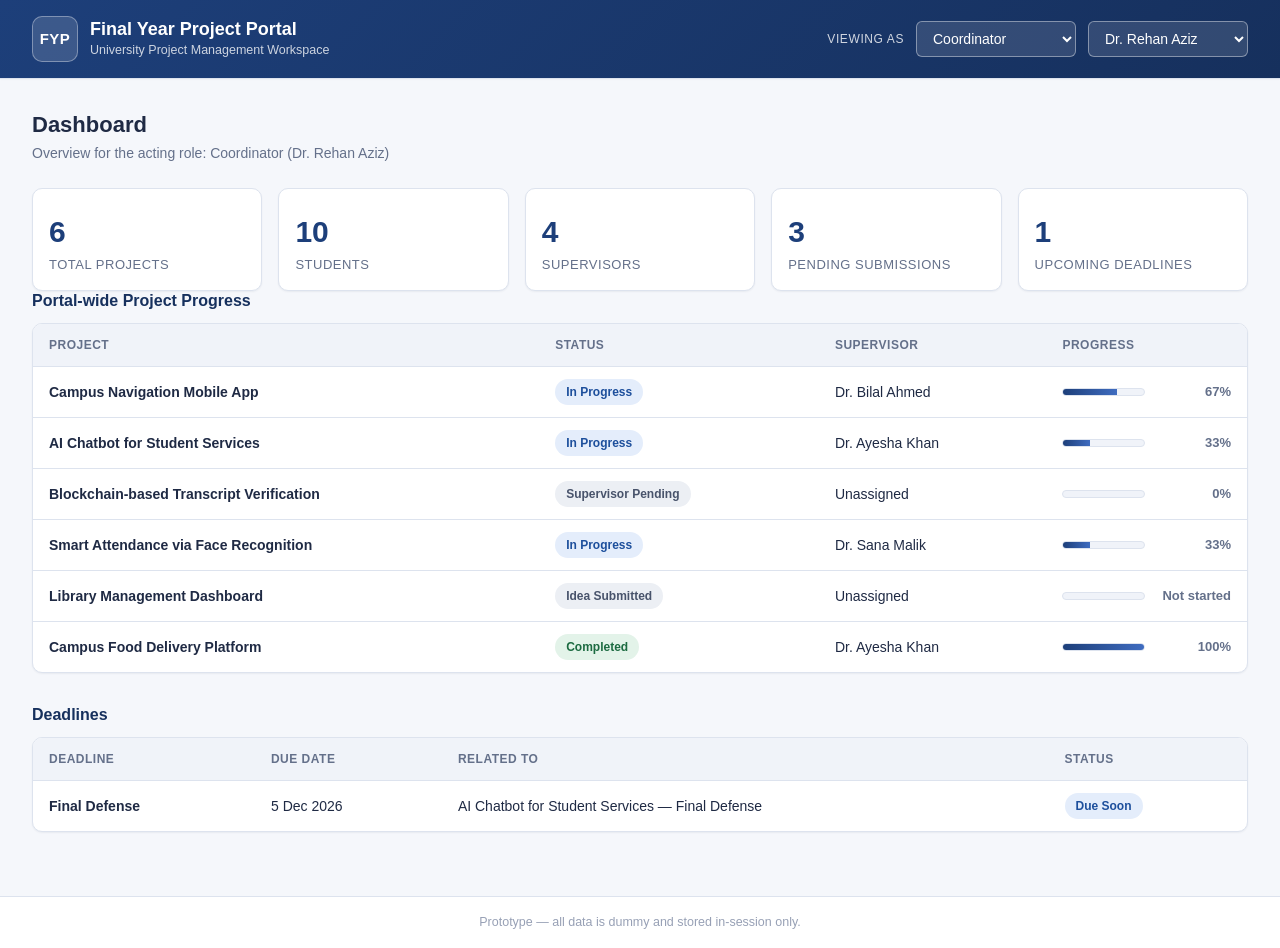
<file: index.html>
<!DOCTYPE html>
<html lang="en">
<head>
  <meta charset="UTF-8" />
  <meta name="viewport" content="width=device-width, initial-scale=1.0" />
  <title>Final Year Project Management Portal</title>
  <link rel="stylesheet" href="css/styles.css" />
</head>
<body>
  <a class="skip-link" href="#app-view">Skip to content</a>

  <header class="app-header">
    <div class="brand">
      <span class="brand-mark" aria-hidden="true">FYP</span>
      <div class="brand-text">
        <h1 class="brand-title">Final Year Project Portal</h1>
        <p class="brand-subtitle">University Project Management Workspace</p>
      </div>
    </div>
    <div class="role-switcher" id="role-switcher" aria-label="Acting role"></div>
  </header>

  <nav class="app-nav" id="app-nav" aria-label="Primary sections">
    <a class="nav-link" href="#/dashboard" data-route="dashboard">Dashboard</a>
    <a class="nav-link" href="#/projects" data-route="projects">Projects</a>
    <a class="nav-link" href="#/students" data-route="students">Students</a>
    <a class="nav-link" href="#/supervisors" data-route="supervisors">Supervisors</a>
    <a class="nav-link" href="#/submissions" data-route="submissions">Submissions</a>
    <a class="nav-link" href="#/evaluations" data-route="evaluations">Evaluations</a>
  </nav>

  <main id="app-view" class="app-view" tabindex="-1" aria-live="polite"></main>

  <footer class="app-footer">
    <span>Prototype &mdash; all data is dummy and stored in-session only.</span>
  </footer>

  <div id="modal-root"></div>
  <div id="toast-root" class="toast-root" aria-live="polite" aria-atomic="true"></div>

  <!-- Foundation -->
  <script src="js/constants.js"></script>
  <script src="js/utils.js"></script>
  <script src="js/data.js"></script>
  <script src="js/store.js"></script>
  <script src="js/selectors.js"></script>
  <script src="js/validation.js"></script>
  <!-- Domain services -->
  <script src="js/domain/idea.js"></script>
  <script src="js/domain/supervisorRequest.js"></script>
  <script src="js/domain/milestone.js"></script>
  <script src="js/domain/submission.js"></script>
  <script src="js/domain/evaluation.js"></script>
  <script src="js/domain/feedback.js"></script>
  <!-- Presentation -->
  <script src="js/ui.js"></script>
  <script src="js/router.js"></script>
  <script src="js/views/common.js"></script>
  <script src="js/views/dashboard.js"></script>
  <script src="js/views/projects.js"></script>
  <script src="js/views/students.js"></script>
  <script src="js/views/supervisors.js"></script>
  <script src="js/views/submissions.js"></script>
  <script src="js/views/evaluations.js"></script>
  <!-- Bootstrap -->
  <script src="js/app.js"></script>
</body>
</html>
</file>
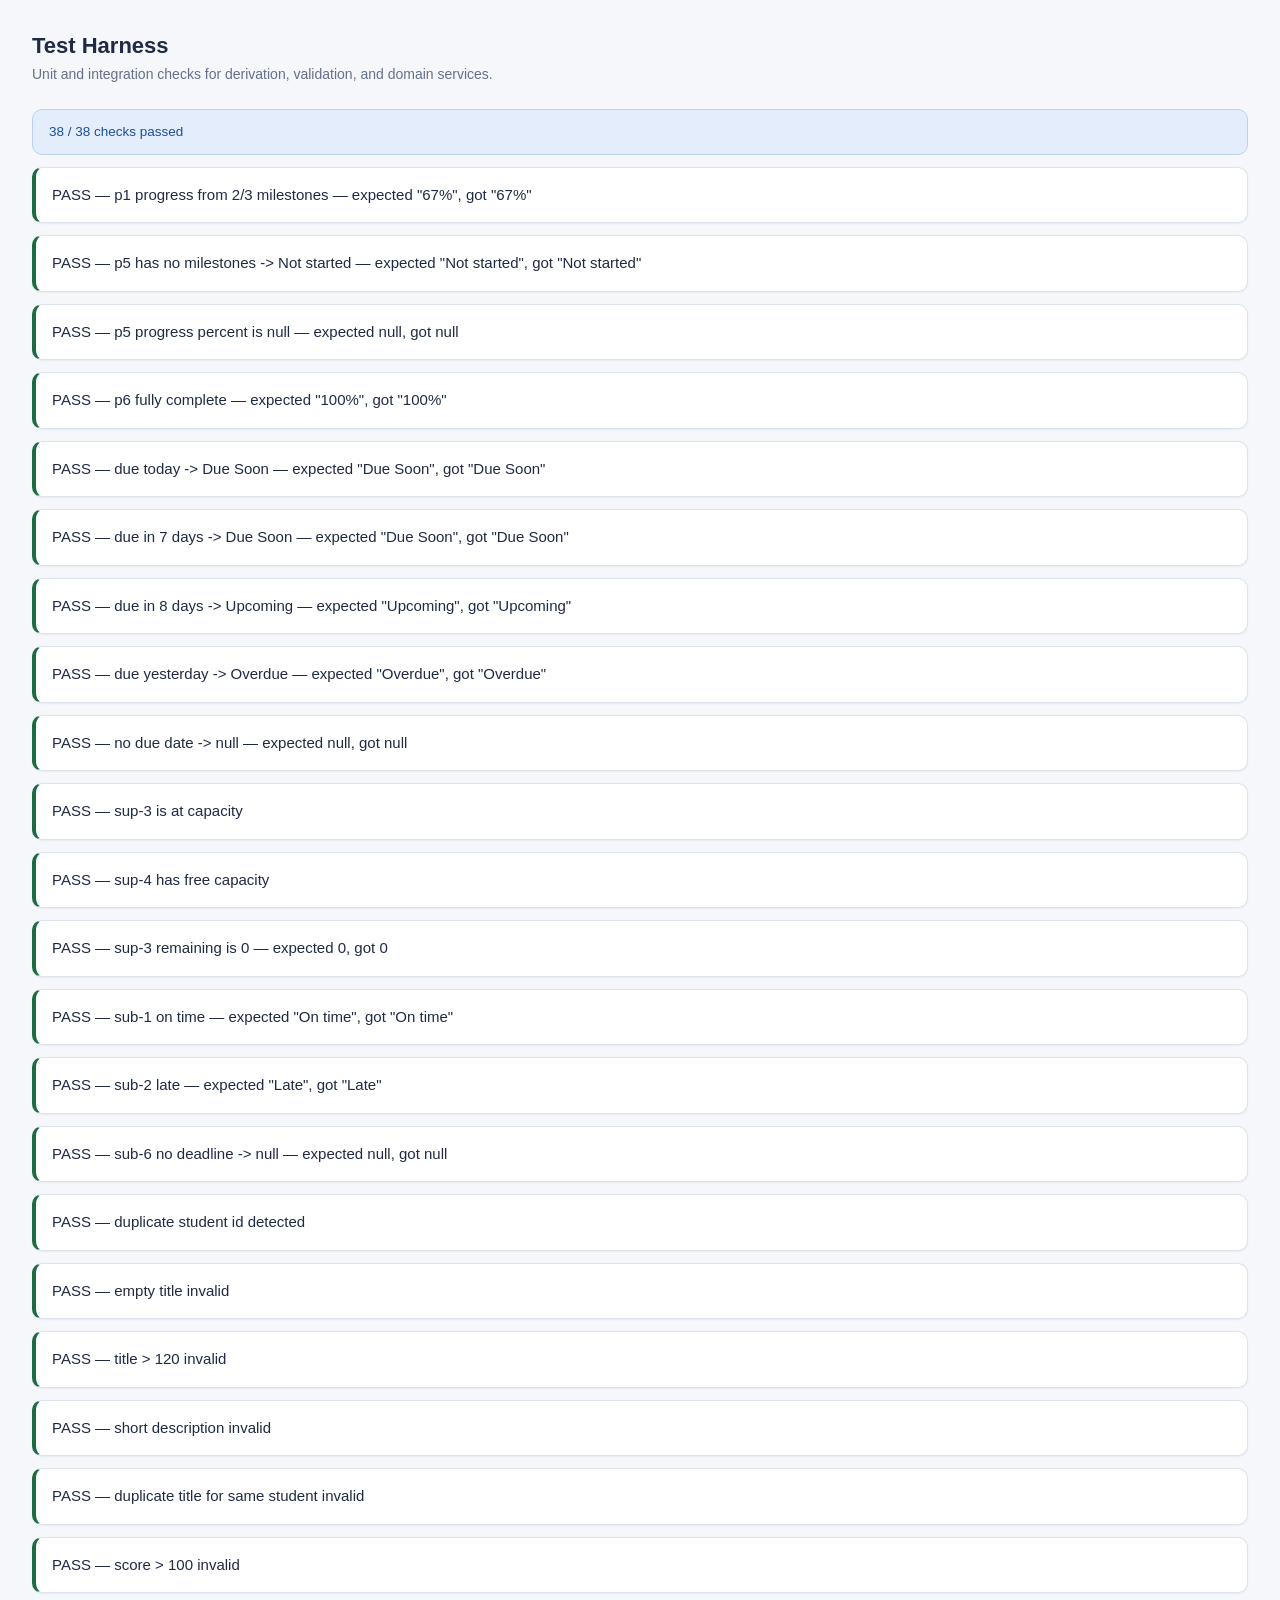
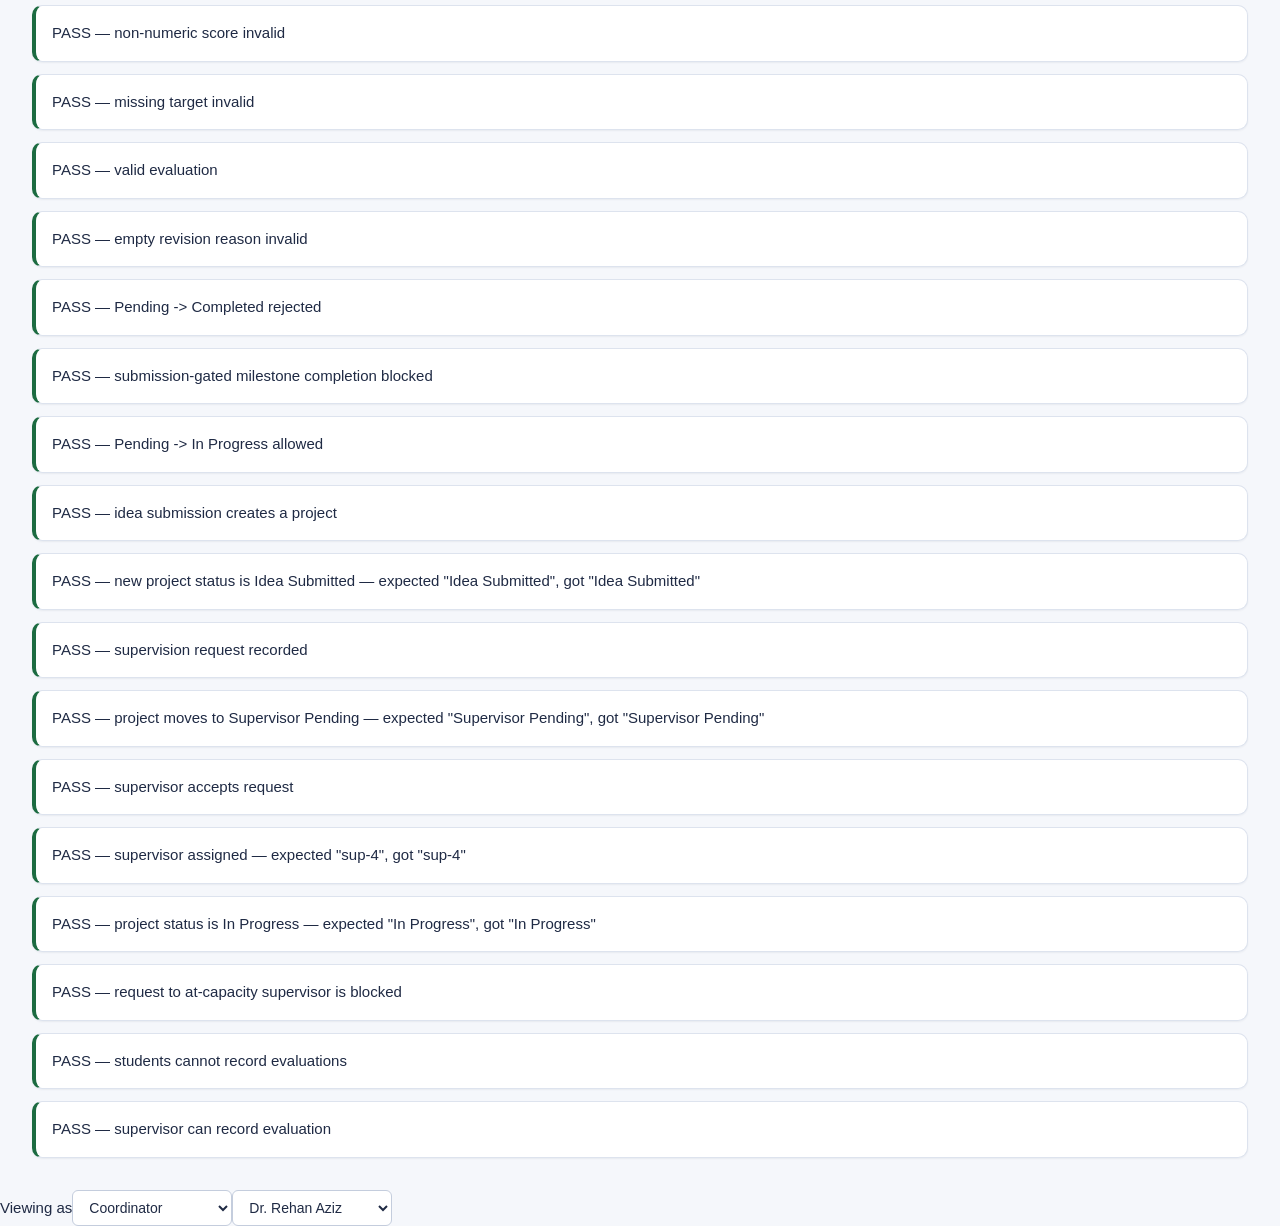
<file: tests.html>
<!DOCTYPE html>
<html lang="en">
<head>
  <meta charset="UTF-8" />
  <title>FYP Portal — Test Harness</title>
  <link rel="stylesheet" href="css/styles.css" />
</head>
<body>
  <main class="app-view">
    <div class="view-head"><div><h2>Test Harness</h2><p>Unit and integration checks for derivation, validation, and domain services.</p></div></div>
    <div id="results" class="stack"></div>
  </main>

  <div id="role-switcher"></div>
  <main id="app-view" class="app-view" hidden></main>
  <div id="modal-root"></div>
  <div id="toast-root" class="toast-root"></div>

  <script src="js/constants.js"></script>
  <script src="js/utils.js"></script>
  <script src="js/data.js"></script>
  <script src="js/store.js"></script>
  <script src="js/selectors.js"></script>
  <script src="js/validation.js"></script>
  <script src="js/domain/idea.js"></script>
  <script src="js/domain/supervisorRequest.js"></script>
  <script src="js/domain/milestone.js"></script>
  <script src="js/domain/submission.js"></script>
  <script src="js/domain/evaluation.js"></script>
  <script src="js/domain/feedback.js"></script>
  <script src="js/ui.js"></script>
  <script src="js/views/common.js"></script>
  <script src="js/app.js"></script>

  <script>
  window.addEventListener('DOMContentLoaded', function () {
    var results = [];
    function ok(cond, msg) { results.push({ pass: !!cond, msg: msg }); }
    function eq(a, b, msg) { ok(a === b, msg + ' — expected ' + JSON.stringify(b) + ', got ' + JSON.stringify(a)); }

    var C = FYP.Constants, S = FYP.Selectors, U = FYP.Utils, V = FYP.Validation, Store = FYP.Store;
    var MS = C.MILESTONE_STATUS, SS = C.SUBMISSION_STATUS, DS = C.DEADLINE_STATE, PS = C.PROJECT_STATUS;

    /* ensure store is initialised (app boot may already have done so) */
    Store.init(FYP.Data.SEED);

    /* --- selectors: progress --- */
    eq(S.projectProgress('p1').label, '67%', 'p1 progress from 2/3 milestones');
    eq(S.projectProgress('p5').label, 'Not started', 'p5 has no milestones -> Not started');
    eq(S.projectProgress('p5').percent, null, 'p5 progress percent is null');
    eq(S.projectProgress('p6').label, '100%', 'p6 fully complete');

    /* --- selectors: deadline classification at boundaries --- */
    var today = U.today();
    eq(S.classifyDeadline(today), DS.DUE_SOON, 'due today -> Due Soon');
    eq(S.classifyDeadline(U.toISODate(new Date(Date.now() + 7 * 86400000))), DS.DUE_SOON, 'due in 7 days -> Due Soon');
    eq(S.classifyDeadline(U.toISODate(new Date(Date.now() + 8 * 86400000))), DS.UPCOMING, 'due in 8 days -> Upcoming');
    eq(S.classifyDeadline(U.toISODate(new Date(Date.now() - 1 * 86400000))), DS.OVERDUE, 'due yesterday -> Overdue');
    eq(S.classifyDeadline(null), null, 'no due date -> null');

    /* --- selectors: capacity --- */
    ok(S.supervisorCapacity('sup-3').atCapacity, 'sup-3 is at capacity');
    ok(!S.supervisorCapacity('sup-4').atCapacity, 'sup-4 has free capacity');
    eq(S.supervisorCapacity('sup-3').remaining, 0, 'sup-3 remaining is 0');

    /* --- selectors: timeliness --- */
    eq(S.submissionTimeliness(Store.find('submissions', 'sub-1')), 'On time', 'sub-1 on time');
    eq(S.submissionTimeliness(Store.find('submissions', 'sub-2')), 'Late', 'sub-2 late');
    eq(S.submissionTimeliness(Store.find('submissions', 'sub-6')), null, 'sub-6 no deadline -> null');

    /* --- selectors: duplicate student id --- */
    ok(S.isDuplicateStudentId('FA21-BSCS-001'), 'duplicate student id detected');

    /* --- validation: idea --- */
    ok(!V.idea({ title: '', description: 'a'.repeat(30) }).valid, 'empty title invalid');
    ok(!V.idea({ title: 'x'.repeat(121), description: 'a'.repeat(30) }).valid, 'title > 120 invalid');
    ok(!V.idea({ title: 'Valid', description: 'short' }).valid, 'short description invalid');
    ok(!V.idea({ title: 'Campus Navigation Mobile App', description: 'a'.repeat(30) }, { ownerStudentId: 'stu-1' }).valid, 'duplicate title for same student invalid');

    /* --- validation: evaluation --- */
    ok(!V.evaluation({ projectId: 'p1', score: 150, judgment: 'Good' }).valid, 'score > 100 invalid');
    ok(!V.evaluation({ projectId: 'p1', score: 'abc', judgment: 'Good' }).valid, 'non-numeric score invalid');
    ok(!V.evaluation({ score: 80, judgment: 'Good' }).valid, 'missing target invalid');
    ok(V.evaluation({ projectId: 'p1', score: 80, judgment: 'Good' }).valid, 'valid evaluation');

    /* --- validation: revision reason --- */
    ok(!V.revisionReason('').valid, 'empty revision reason invalid');

    /* --- milestone: invalid transition + submission gate --- */
    ok(!FYP.MilestoneService.setStatus('m7', MS.COMPLETED).ok, 'Pending -> Completed rejected');
    ok(!FYP.MilestoneService.setStatus('m3', MS.COMPLETED).ok, 'submission-gated milestone completion blocked');
    ok(FYP.MilestoneService.setStatus('m7', MS.IN_PROGRESS).ok, 'Pending -> In Progress allowed');

    /* --- integration: idea -> request -> accept -> milestone -> submission -> evaluation --- */
    var idea = FYP.IdeaService.submit(
      { title: 'Integration Test Project', description: 'A project created by the automated integration test suite.' },
      'stu-6'
    );
    ok(idea.ok, 'idea submission creates a project');
    eq(Store.find('projects', idea.project.id).status, PS.IDEA_SUBMITTED, 'new project status is Idea Submitted');

    var req = FYP.SupervisorRequestService.request(idea.project.id, 'sup-4');
    ok(req.ok, 'supervision request recorded');
    eq(Store.find('projects', idea.project.id).status, PS.SUPERVISOR_PENDING, 'project moves to Supervisor Pending');

    var dec = FYP.SupervisorRequestService.decide(req.request.id, true);
    ok(dec.ok, 'supervisor accepts request');
    eq(Store.find('projects', idea.project.id).supervisorId, 'sup-4', 'supervisor assigned');
    eq(Store.find('projects', idea.project.id).status, PS.IN_PROGRESS, 'project status is In Progress');

    /* --- integration: at-capacity request is blocked --- */
    var blocked = FYP.SupervisorRequestService.request('p5', 'sup-3');
    ok(!blocked.ok, 'request to at-capacity supervisor is blocked');

    /* --- evaluation service gating --- */
    ok(!FYP.EvaluationService.record({ projectId: 'p1', score: 90, judgment: 'Good' }, C.ROLE.STUDENT, 'stu-1').ok, 'students cannot record evaluations');
    ok(FYP.EvaluationService.record({ projectId: 'p1', score: 90, judgment: 'Good' }, C.ROLE.SUPERVISOR, 'sup-2').ok, 'supervisor can record evaluation');

    /* --- render results --- */
    var host = document.getElementById('results');
    var passCount = results.filter(function (r) { return r.pass; }).length;
    var summary = document.createElement('div');
    summary.className = 'banner ' + (passCount === results.length ? 'banner-info' : 'banner-danger');
    summary.textContent = passCount + ' / ' + results.length + ' checks passed';
    summary.id = 'test-summary';
    host.appendChild(summary);

    results.forEach(function (r) {
      var row = document.createElement('div');
      row.className = 'card';
      row.style.borderLeft = '4px solid ' + (r.pass ? '#1c6b41' : '#9d2b2b');
      row.textContent = (r.pass ? 'PASS' : 'FAIL') + ' — ' + r.msg;
      host.appendChild(row);
    });
    window.__TESTS__ = { total: results.length, passed: passCount };
  });
  </script>
</body>
</html>
</file>
<file: css/styles.css>
/* ==========================================================================
   Final Year Project Management Portal — Academic UI theme
   Design tokens first, then base, layout, components, views.
   ========================================================================== */

:root {
  /* Palette */
  --color-bg: #f5f7fb;
  --color-surface: #ffffff;
  --color-surface-alt: #f0f3f9;
  --color-border: #dde3ee;
  --color-border-strong: #c4cddd;
  --color-text: #1f2a44;
  --color-text-muted: #64708a;
  --color-text-faint: #97a0b5;

  --color-primary: #1d3f7a;
  --color-primary-soft: #e7edf9;
  --color-primary-strong: #16305d;
  --color-accent: #b08d3f;

  /* Status tones */
  --tone-neutral-bg: #eceff4;
  --tone-neutral-fg: #48536b;
  --tone-info-bg: #e4edfb;
  --tone-info-fg: #1d4f9c;
  --tone-success-bg: #e3f3e9;
  --tone-success-fg: #1c6b41;
  --tone-warning-bg: #fbf0dc;
  --tone-warning-fg: #92610c;
  --tone-danger-bg: #fbe6e6;
  --tone-danger-fg: #9d2b2b;

  /* Typography */
  --font-sans: "Segoe UI", Roboto, "Helvetica Neue", Arial, sans-serif;
  --font-mono: "Cascadia Mono", Consolas, "Courier New", monospace;

  /* Spacing & shape */
  --space-1: 4px;
  --space-2: 8px;
  --space-3: 12px;
  --space-4: 16px;
  --space-5: 24px;
  --space-6: 32px;
  --radius-sm: 6px;
  --radius-md: 10px;
  --radius-lg: 14px;
  --shadow-sm: 0 1px 2px rgba(20, 33, 61, 0.06);
  --shadow-md: 0 6px 18px rgba(20, 33, 61, 0.10);
  --shadow-lg: 0 18px 40px rgba(20, 33, 61, 0.18);
  --focus-ring: 0 0 0 3px rgba(29, 63, 122, 0.30);
}

* { box-sizing: border-box; }

html, body { height: 100%; }

body {
  margin: 0;
  font-family: var(--font-sans);
  font-size: 15px;
  line-height: 1.5;
  color: var(--color-text);
  background: var(--color-bg);
  display: flex;
  flex-direction: column;
  min-height: 100vh;
}

h1, h2, h3, h4 { margin: 0; font-weight: 650; line-height: 1.25; }

a { color: var(--color-primary); text-decoration: none; }
a:hover { text-decoration: underline; }

:focus-visible { outline: none; box-shadow: var(--focus-ring); border-radius: var(--radius-sm); }

.skip-link {
  position: absolute;
  left: -9999px;
  top: 0;
  background: var(--color-primary);
  color: #fff;
  padding: var(--space-2) var(--space-4);
  z-index: 100;
}
.skip-link:focus { left: var(--space-4); top: var(--space-4); }

/* ---------- Header ---------- */
.app-header {
  display: flex;
  align-items: center;
  justify-content: space-between;
  gap: var(--space-4);
  padding: var(--space-4) var(--space-6);
  background: linear-gradient(135deg, var(--color-primary) 0%, var(--color-primary-strong) 100%);
  color: #fff;
  box-shadow: var(--shadow-sm);
}
.brand { display: flex; align-items: center; gap: var(--space-3); }
.brand-mark {
  display: grid;
  place-items: center;
  width: 46px; height: 46px;
  border-radius: var(--radius-md);
  background: rgba(255, 255, 255, 0.14);
  border: 1px solid rgba(255, 255, 255, 0.35);
  font-weight: 700;
  letter-spacing: 0.5px;
}
.brand-title { font-size: 18px; color: #fff; }
.brand-subtitle { margin: 0; font-size: 12.5px; color: rgba(255, 255, 255, 0.78); }

.role-switcher { display: flex; align-items: center; gap: var(--space-3); }
.role-switcher label { font-size: 12px; text-transform: uppercase; letter-spacing: 0.6px; color: rgba(255,255,255,0.8); }
.role-switcher select {
  font-family: inherit;
  font-size: 14px;
  padding: var(--space-2) var(--space-3);
  border-radius: var(--radius-sm);
  border: 1px solid rgba(255, 255, 255, 0.4);
  background: rgba(255, 255, 255, 0.12);
  color: #fff;
  min-width: 160px;
}
.role-switcher select option { color: var(--color-text); }

/* ---------- Nav ---------- */
.app-nav {
  display: flex;
  gap: var(--space-1);
  padding: 0 var(--space-6);
  background: var(--color-surface);
  border-bottom: 1px solid var(--color-border);
  overflow-x: auto;
}
.nav-link {
  padding: var(--space-3) var(--space-4);
  font-weight: 600;
  color: var(--color-text-muted);
  border-bottom: 3px solid transparent;
  white-space: nowrap;
}
.nav-link:hover { color: var(--color-primary); text-decoration: none; background: var(--color-primary-soft); }
.nav-link.active { color: var(--color-primary); border-bottom-color: var(--color-primary); }

/* ---------- Layout ---------- */
.app-view { flex: 1 1 auto; padding: var(--space-6); max-width: 1600px; width: 100%; margin: 0 auto; }
.app-footer {
  padding: var(--space-4) var(--space-6);
  font-size: 12.5px;
  color: var(--color-text-faint);
  border-top: 1px solid var(--color-border);
  background: var(--color-surface);
  text-align: center;
}

.view-head { display: flex; align-items: flex-end; justify-content: space-between; gap: var(--space-4); margin-bottom: var(--space-5); flex-wrap: wrap; }
.view-head h2 { font-size: 22px; }
.view-head p { margin: var(--space-1) 0 0; color: var(--color-text-muted); font-size: 14px; }

.section { margin-bottom: var(--space-6); }
.section > h3 { font-size: 16px; margin-bottom: var(--space-3); color: var(--color-primary-strong); }

.grid { display: grid; gap: var(--space-4); }
.grid-metrics { grid-template-columns: repeat(auto-fit, minmax(210px, 1fr)); }
.grid-2 { grid-template-columns: repeat(auto-fit, minmax(320px, 1fr)); }
.grid-3 { grid-template-columns: repeat(auto-fit, minmax(260px, 1fr)); }

/* ---------- Cards ---------- */
.card {
  background: var(--color-surface);
  border: 1px solid var(--color-border);
  border-radius: var(--radius-md);
  box-shadow: var(--shadow-sm);
  padding: var(--space-4);
}
.card-interactive { cursor: pointer; transition: box-shadow 0.15s ease, transform 0.15s ease, border-color 0.15s ease; }
.card-interactive:hover, .card-interactive:focus-visible { box-shadow: var(--shadow-md); border-color: var(--color-border-strong); transform: translateY(-1px); }
.card-head { display: flex; align-items: flex-start; justify-content: space-between; gap: var(--space-3); }
.card-title { font-size: 15px; }
.card-sub { color: var(--color-text-muted); font-size: 13px; margin-top: var(--space-1); }
.card-body { margin-top: var(--space-3); }

.metric-card { display: flex; flex-direction: column; gap: var(--space-2); }
.metric-value { font-size: 30px; font-weight: 700; color: var(--color-primary); line-height: 1; }
.metric-label { font-size: 13px; color: var(--color-text-muted); text-transform: uppercase; letter-spacing: 0.5px; }

/* ---------- Badges ---------- */
.badge {
  display: inline-flex;
  align-items: center;
  gap: 6px;
  padding: 3px 10px;
  border-radius: 999px;
  font-size: 12px;
  font-weight: 600;
  white-space: nowrap;
  border: 1px solid transparent;
}
.badge-neutral { background: var(--tone-neutral-bg); color: var(--tone-neutral-fg); }
.badge-info { background: var(--tone-info-bg); color: var(--tone-info-fg); }
.badge-success { background: var(--tone-success-bg); color: var(--tone-success-fg); }
.badge-warning { background: var(--tone-warning-bg); color: var(--tone-warning-fg); }
.badge-danger { background: var(--tone-danger-bg); color: var(--tone-danger-fg); }
.badge-outline { background: transparent; border-color: var(--color-border-strong); color: var(--color-text-muted); }

/* ---------- Progress ---------- */
.progress { display: flex; align-items: center; gap: var(--space-3); }
.progress-track { flex: 1 1 auto; height: 8px; background: var(--color-surface-alt); border-radius: 999px; overflow: hidden; border: 1px solid var(--color-border); }
.progress-fill { height: 100%; background: linear-gradient(90deg, var(--color-primary) 0%, #3f6cc0 100%); }
.progress-value { font-size: 13px; font-weight: 600; color: var(--color-text-muted); min-width: 74px; text-align: right; }

/* ---------- Tables ---------- */
.table-wrap { background: var(--color-surface); border: 1px solid var(--color-border); border-radius: var(--radius-md); overflow: auto; box-shadow: var(--shadow-sm); }
table.data-table { width: 100%; border-collapse: collapse; font-size: 14px; min-width: 720px; }
.data-table thead th {
  position: sticky; top: 0;
  text-align: left;
  padding: var(--space-3) var(--space-4);
  background: var(--color-surface-alt);
  color: var(--color-text-muted);
  font-size: 12px;
  text-transform: uppercase;
  letter-spacing: 0.5px;
  border-bottom: 1px solid var(--color-border);
}
.data-table tbody td { padding: var(--space-3) var(--space-4); border-bottom: 1px solid var(--color-border); vertical-align: middle; }
.data-table tbody tr:last-child td { border-bottom: none; }
.data-table tbody tr:hover { background: var(--color-surface-alt); }
.data-table tbody tr.row-clickable { cursor: pointer; }
.cell-title { font-weight: 600; }
.cell-muted { color: var(--color-text-muted); }

/* ---------- Toolbar / forms ---------- */
.toolbar { display: flex; flex-wrap: wrap; gap: var(--space-3); align-items: flex-end; margin-bottom: var(--space-4); }
.field { display: flex; flex-direction: column; gap: 4px; }
.field label { font-size: 12px; font-weight: 600; color: var(--color-text-muted); text-transform: uppercase; letter-spacing: 0.4px; }
input[type="text"], input[type="number"], input[type="date"], select, textarea {
  font-family: inherit;
  font-size: 14px;
  padding: var(--space-2) var(--space-3);
  border: 1px solid var(--color-border-strong);
  border-radius: var(--radius-sm);
  background: var(--color-surface);
  color: var(--color-text);
  min-width: 160px;
}
textarea { min-height: 96px; resize: vertical; }
input:focus, select:focus, textarea:focus { border-color: var(--color-primary); box-shadow: var(--focus-ring); outline: none; }
.field-error { color: var(--tone-danger-fg); font-size: 12.5px; }
input.invalid, select.invalid, textarea.invalid { border-color: var(--tone-danger-fg); }

.btn {
  font-family: inherit;
  font-size: 14px;
  font-weight: 600;
  padding: var(--space-2) var(--space-4);
  border-radius: var(--radius-sm);
  border: 1px solid var(--color-primary);
  background: var(--color-primary);
  color: #fff;
  cursor: pointer;
}
.btn:hover { background: var(--color-primary-strong); }
.btn:disabled { opacity: 0.55; cursor: not-allowed; }
.btn-secondary { background: var(--color-surface); color: var(--color-primary); }
.btn-secondary:hover { background: var(--color-primary-soft); }
.btn-ghost { background: transparent; color: var(--color-primary); border-color: transparent; }
.btn-ghost:hover { background: var(--color-primary-soft); }
.btn-sm { padding: 4px 10px; font-size: 12.5px; }
.btn-row { display: flex; gap: var(--space-2); flex-wrap: wrap; }

/* ---------- Feedback list ---------- */
.timeline { list-style: none; margin: 0; padding: 0; display: flex; flex-direction: column; gap: var(--space-3); }
.timeline li { border-left: 3px solid var(--color-primary-soft); padding: var(--space-1) 0 var(--space-1) var(--space-3); }
.timeline .meta { font-size: 12.5px; color: var(--color-text-faint); }
.timeline .text { margin-top: 2px; }

/* ---------- Empty state ---------- */
.empty-state {
  padding: var(--space-5);
  text-align: center;
  color: var(--color-text-muted);
  border: 1px dashed var(--color-border-strong);
  border-radius: var(--radius-md);
  background: var(--color-surface);
}
.empty-state strong { color: var(--color-text); display: block; margin-bottom: var(--space-1); }

/* ---------- Modal ---------- */
.modal-backdrop {
  position: fixed; inset: 0;
  background: rgba(20, 33, 61, 0.45);
  display: flex; align-items: flex-start; justify-content: center;
  padding: 6vh var(--space-4);
  z-index: 60;
}
.modal {
  background: var(--color-surface);
  border-radius: var(--radius-lg);
  box-shadow: var(--shadow-lg);
  width: min(720px, 100%);
  max-height: 88vh;
  overflow: auto;
}
.modal-head { display: flex; align-items: center; justify-content: space-between; gap: var(--space-3); padding: var(--space-4) var(--space-5); border-bottom: 1px solid var(--color-border); position: sticky; top: 0; background: var(--color-surface); }
.modal-body { padding: var(--space-5); }
.modal-close { background: transparent; border: none; font-size: 22px; line-height: 1; cursor: pointer; color: var(--color-text-muted); }

/* ---------- Toast ---------- */
.toast-root { position: fixed; right: var(--space-5); bottom: var(--space-5); display: flex; flex-direction: column; gap: var(--space-2); z-index: 80; }
.toast {
  min-width: 260px; max-width: 380px;
  padding: var(--space-3) var(--space-4);
  border-radius: var(--radius-md);
  background: var(--color-text);
  color: #fff;
  box-shadow: var(--shadow-md);
  border-left: 4px solid var(--color-primary);
  font-size: 14px;
}
.toast-success { border-left-color: var(--tone-success-fg); }
.toast-warning { border-left-color: var(--tone-warning-fg); }
.toast-danger { border-left-color: var(--tone-danger-fg); }
.toast-info { border-left-color: var(--tone-info-fg); }

/* ---------- Misc ---------- */
.kv { display: grid; grid-template-columns: 150px 1fr; gap: var(--space-2) var(--space-3); font-size: 14px; }
.kv dt { color: var(--color-text-muted); }
.kv dd { margin: 0; }
.chip-row { display: flex; flex-wrap: wrap; gap: var(--space-2); }
.stack { display: flex; flex-direction: column; gap: var(--space-3); }
.muted { color: var(--color-text-muted); }
.small { font-size: 13px; }
.hr { height: 1px; background: var(--color-border); border: 0; margin: var(--space-4) 0; }

.banner { padding: var(--space-3) var(--space-4); border-radius: var(--radius-md); font-size: 13.5px; border: 1px solid; }
.banner-warning { background: var(--tone-warning-bg); color: var(--tone-warning-fg); border-color: #e9d29a; }
.banner-info { background: var(--tone-info-bg); color: var(--tone-info-fg); border-color: #bcd1f0; }
.banner-danger { background: var(--tone-danger-bg); color: var(--tone-danger-fg); border-color: #efb9b9; }

.app-error { padding: var(--space-5); }

@media (max-width: 1100px) {
  .app-header { flex-direction: column; align-items: flex-start; }
  .kv { grid-template-columns: 120px 1fr; }
}
</file>
